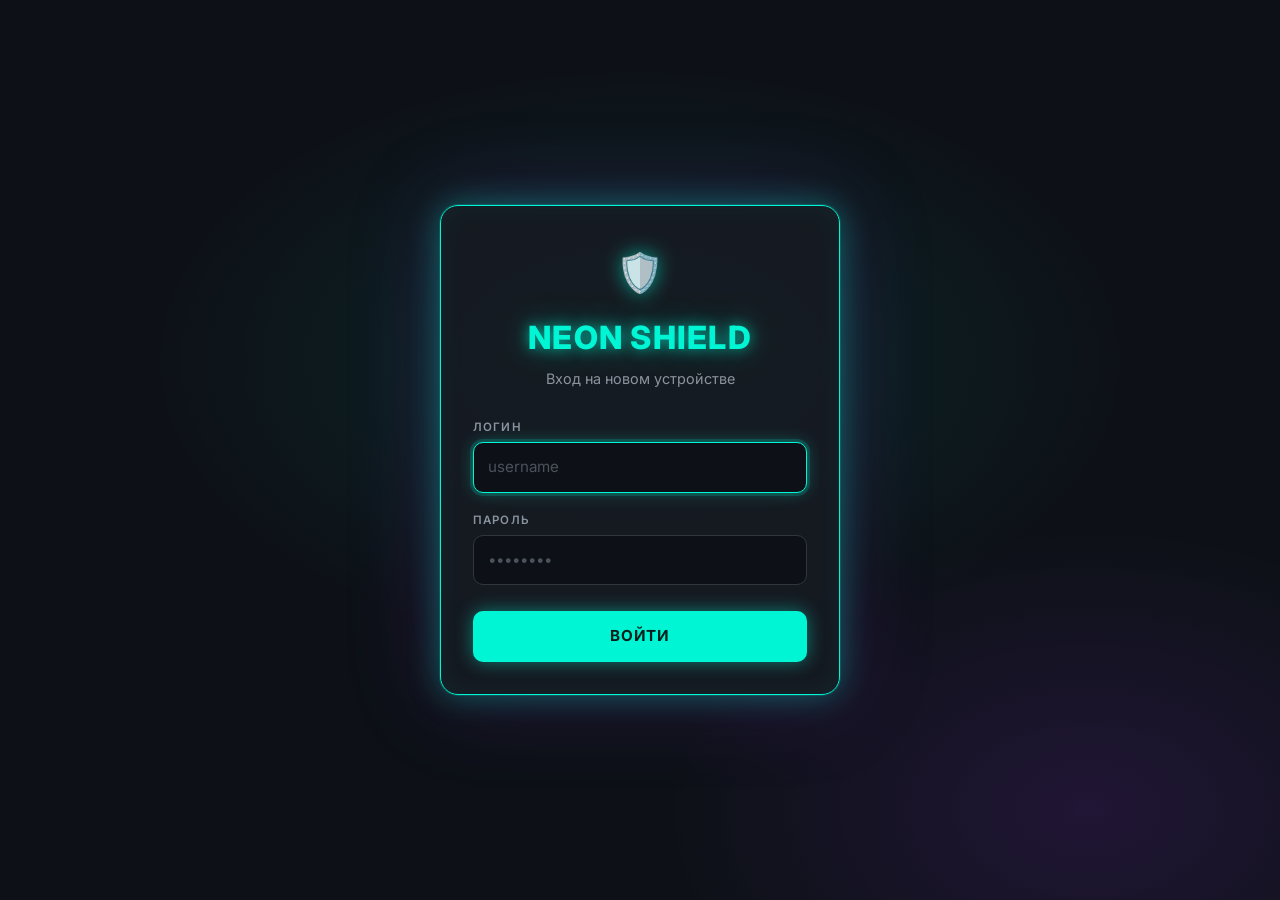
<file: index.html>
<!DOCTYPE html>
<html lang="ru">
<head>
  <meta charset="UTF-8">
  <meta name="viewport" content="width=device-width, initial-scale=1.0">
  <title>CyberProtect — Карта обучения Кибербезопасности</title>
  <link rel="preconnect" href="https://fonts.googleapis.com">
  <link rel="preconnect" href="https://fonts.gstatic.com" crossorigin>
  <link rel="stylesheet" href="styles.css">
</head>
<body class="space">

  <div id="auth-screen" class="auth">
    <form class="auth__card" id="auth-form" autocomplete="on">
      <div class="auth__logo" aria-hidden="true">🛡️</div>
      <h1 class="auth__title">Neon Shield</h1>
      <p class="auth__sub">Вход на новом устройстве</p>

      <label class="field">
        <span class="field__label">Логин</span>
        <input class="field__input" type="text" name="login" id="auth-login" placeholder="username" autocomplete="username" required>
      </label>

      <label class="field">
        <span class="field__label">Пароль</span>
        <input class="field__input" type="password" name="password" id="auth-password" placeholder="••••••••" autocomplete="current-password" required>
      </label>

      <button type="submit" class="btn auth__btn">Войти</button>
    </form>
  </div>

  <div id="main-app" style="display: none;">

    <header class="header">
      <a href="index.html" class="logo">🛡️ <span>CyberProtect</span></a>
      <div class="progress-wrap" title="Общий прогресс курса">
        <span class="progress-label">Прогресс: <strong>11%</strong></span>
        <div class="progress-bar" role="progressbar" aria-valuenow="11" aria-valuemin="0" aria-valuemax="100">
          <div class="progress-bar__fill" style="width: 11%"></div>
        </div>
      </div>
    </header>

    <main class="container">
      <div class="page-head">
        <h1 class="page-title">Карта обучения <span>Кибербезопасности</span></h1>
        <p class="page-sub">Выберите модуль и проходите уроки по цепочке.</p>
      </div>

      <div class="tabs" role="tablist" aria-label="Модули курса">
        <button class="tab" role="tab" id="tab-1" aria-controls="panel-1" aria-selected="true" data-module="1">
          Модуль 1: Цифровая гигиена
        </button>
        <button class="tab" role="tab" id="tab-2" aria-controls="panel-2" aria-selected="false" tabindex="-1" data-module="2">
          Модуль 2: Фишинг и Социнженерия
        </button>
        <button class="tab" role="tab" id="tab-3" aria-selected="false" aria-disabled="true" tabindex="-1" data-module="3" title="Откроется после прохождения предыдущего модуля">
          Модуль 3: Защита данных 🔒
        </button>
      </div>

      <!-- Модуль 1 -->
      <section class="panel" id="panel-1" role="tabpanel" aria-labelledby="tab-1">
        <div class="tree">
          <div class="module-card">
            <div class="module-card__kicker">Модуль 1</div>
            <h2 class="module-card__title">Цифровая гигиена</h2>
            <div class="module-card__progress">
              <span>Прогресс: <strong>1/3</strong></span>
              <div class="progress-bar"><div class="progress-bar__fill" style="width: 33%"></div></div>
            </div>
          </div>

          <ol class="nodes">
            <li class="node-row" style="--x: 50%">
              <svg class="link link--done" viewBox="0 0 100 100" preserveAspectRatio="none" aria-hidden="true"><line x1="50" y1="0" x2="50" y2="100"/></svg>
              <a class="node node--done" href="lesson.html?id=1.1" data-tip="Надёжные пароли" aria-label="Урок 1.1, пройден">
                1.1<span class="node__badge" aria-hidden="true">✓</span>
              </a>
            </li>
            <li class="node-row" style="--x: 28%">
              <svg class="link link--active" viewBox="0 0 100 100" preserveAspectRatio="none" aria-hidden="true"><line x1="50" y1="0" x2="28" y2="100"/></svg>
              <a class="node node--active" href="lesson.html?id=1.2" data-tip="Двухфакторная аутентификация" aria-label="Урок 1.2, текущий">1.2</a>
            </li>
            <li class="node-row" style="--x: 72%">
              <svg class="link" viewBox="0 0 100 100" preserveAspectRatio="none" aria-hidden="true"><line x1="28" y1="0" x2="72" y2="100"/></svg>
              <span class="node node--locked" data-tip="Безопасный Wi-Fi" aria-label="Урок 1.3, заблокирован" aria-disabled="true">
                1.3<span class="node__badge" aria-hidden="true">🔒</span>
              </span>
            </li>
          </ol>
        </div>
      </section>

      <!-- Модуль 2 -->
      <section class="panel" id="panel-2" role="tabpanel" aria-labelledby="tab-2" hidden>
        <div class="tree">
          <div class="module-card">
            <div class="module-card__kicker">Модуль 2</div>
            <h2 class="module-card__title">Фишинг и Социнженерия</h2>
            <div class="module-card__progress">
              <span>Прогресс: <strong>0/3</strong></span>
              <div class="progress-bar"><div class="progress-bar__fill" style="width: 0%"></div></div>
            </div>
          </div>

          <ol class="nodes">
            <li class="node-row" style="--x: 50%">
              <svg class="link link--active" viewBox="0 0 100 100" preserveAspectRatio="none" aria-hidden="true"><line x1="50" y1="0" x2="50" y2="100"/></svg>
              <a class="node node--active" href="lesson.html?id=2.1" data-tip="Что такое фишинг" aria-label="Урок 2.1, текущий">2.1</a>
            </li>
            <li class="node-row" style="--x: 28%">
              <svg class="link" viewBox="0 0 100 100" preserveAspectRatio="none" aria-hidden="true"><line x1="50" y1="0" x2="28" y2="100"/></svg>
              <span class="node node--locked" data-tip="Поддельные сайты" aria-label="Урок 2.2, заблокирован" aria-disabled="true">
                2.2<span class="node__badge" aria-hidden="true">🔒</span>
              </span>
            </li>
            <li class="node-row" style="--x: 72%">
              <svg class="link" viewBox="0 0 100 100" preserveAspectRatio="none" aria-hidden="true"><line x1="28" y1="0" x2="72" y2="100"/></svg>
              <span class="node node--locked" data-tip="Социальная инженерия" aria-label="Урок 2.3, заблокирован" aria-disabled="true">
                2.3<span class="node__badge" aria-hidden="true">🔒</span>
              </span>
            </li>
          </ol>
        </div>
      </section>

      <div class="legend" aria-label="Легенда">
        <span><i style="background: var(--accent-green)"></i>Пройден</span>
        <span><i style="background: var(--accent-cyan); box-shadow: 0 0 8px var(--accent-cyan)"></i>Текущий</span>
        <span><i style="background: #4a525c"></i>Заблокирован</span>
      </div>
    </main>
  </div>

  <script src="app.js"></script>
</body>
</html>
</file>
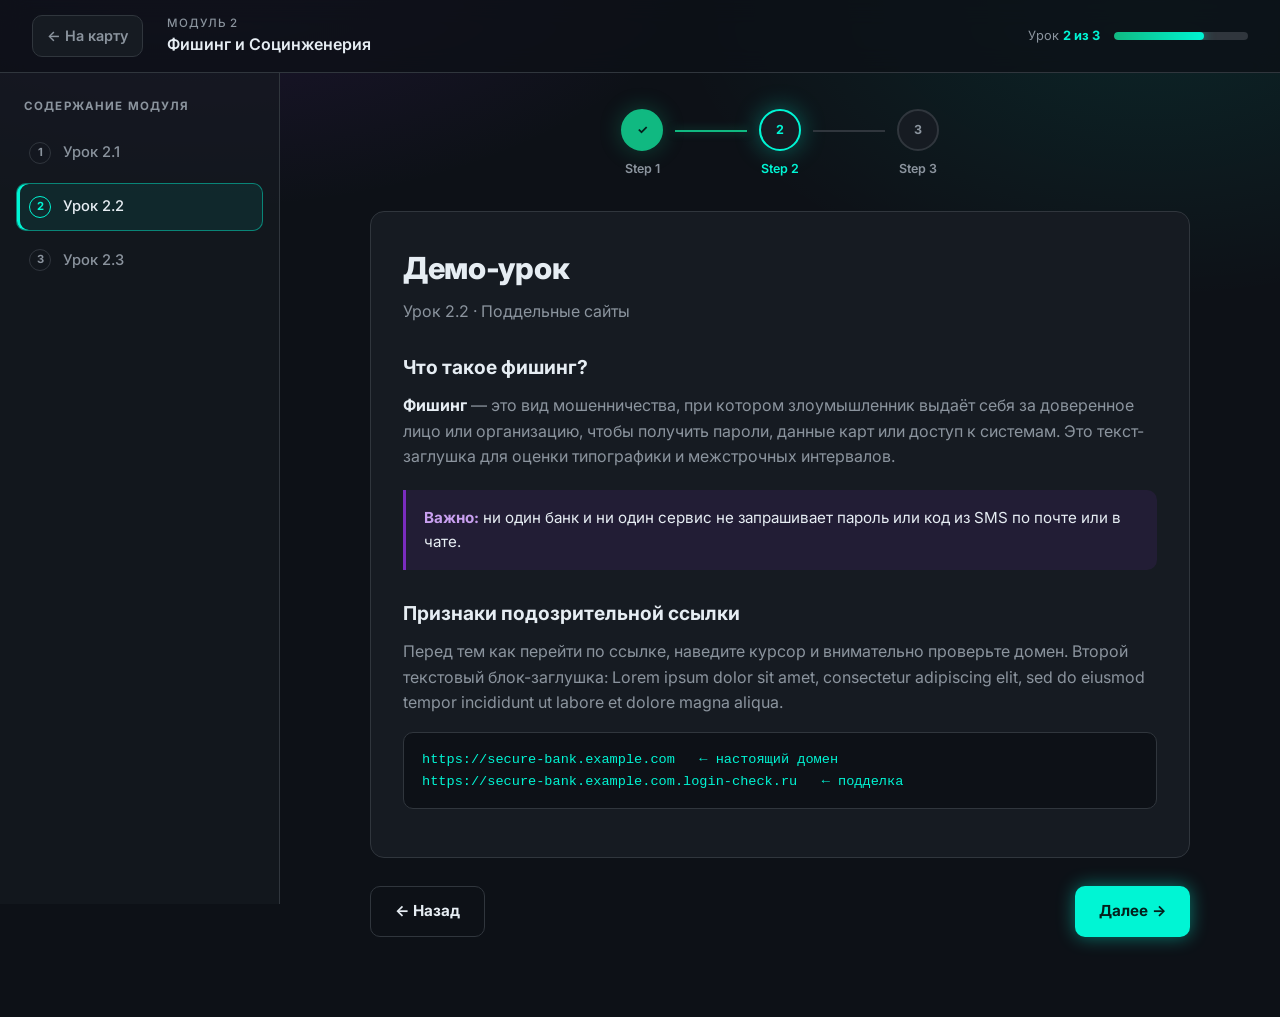
<file: lesson.html>
<!DOCTYPE html>
<html lang="ru">
<head>
  <meta charset="UTF-8">
  <meta name="viewport" content="width=device-width, initial-scale=1.0">
  <title>CyberProtect — Фишинг и Социальная инженерия</title>
  <link rel="preconnect" href="https://fonts.googleapis.com">
  <link rel="preconnect" href="https://fonts.gstatic.com" crossorigin>
  <link rel="stylesheet" href="styles.css">
</head>
<body>

  <header class="header">
    <a href="index.html" class="back-link" data-nav="map">← На карту</a>
    <div class="header__title">
      <small id="lesson-module-num">Модуль 2</small>
      <span id="lesson-module-title">Фишинг и Социальная инженерия</span>
    </div>
    <div class="progress-wrap" style="flex-basis: 220px">
      <span class="progress-label">Урок <strong id="lesson-counter">2 из 3</strong></span>
      <div class="progress-bar"><div class="progress-bar__fill" id="lesson-bar" style="width: 66%"></div></div>
    </div>
  </header>

  <div class="layout">

    <aside class="sidebar">
      <h2 class="sidebar__title">Содержание модуля</h2>
      <ul class="steps-list" id="lesson-list"></ul>
    </aside>

    <main class="content">
      <div class="content__inner">

        <nav class="stepper" aria-label="Шаги урока">
          <div class="step is-done">
            <div class="step__circle">✓</div>
            Step 1
          </div>
          <div class="step__line is-done"></div>
          <div class="step is-current">
            <div class="step__circle">2</div>
            Step 2
          </div>
          <div class="step__line"></div>
          <div class="step">
            <div class="step__circle">3</div>
            Step 3
          </div>
        </nav>

        <article class="card">
          <h1>Демо-урок</h1>
          <p id="lesson-subtitle">Урок 2.2 · Как распознать фишинговое письмо</p>

          <h2>Что такое фишинг?</h2>
          <p>
            <strong>Фишинг</strong> — это вид мошенничества, при котором злоумышленник выдаёт себя
            за доверенное лицо или организацию, чтобы получить пароли, данные карт или доступ к системам.
            Это текст-заглушка для оценки типографики и межстрочных интервалов.
          </p>

          <div class="callout">
            <b>Важно:</b> ни один банк и ни один сервис не запрашивает пароль или код из SMS по почте или в чате.
          </div>

          <h2>Признаки подозрительной ссылки</h2>
          <p>
            Перед тем как перейти по ссылке, наведите курсор и внимательно проверьте домен.
            Второй текстовый блок-заглушка: Lorem ipsum dolor sit amet, consectetur adipiscing elit,
            sed do eiusmod tempor incididunt ut labore et dolore magna aliqua.
          </p>
          <pre class="code">https://secure-bank.example.com   ← настоящий домен
https://secure-bank.example.com.login-check.ru   ← подделка</pre>
        </article>

        <div class="lesson-nav">
          <a href="#" class="btn btn--ghost">← Назад</a>
          <a href="#" class="btn">Далее →</a>
        </div>

      </div>
    </main>

  </div>

  <script src="app.js"></script>
</body>
</html>
</file>
<file: styles.css>
@import url('https://fonts.googleapis.com/css2?family=Inter:wght@400;500;600;700;800&display=swap');

:root {
  --bg-dark: #0D1117;
  --bg-card: #161B22;
  --border: #30363D;
  --text: #E6EDF3;
  --text-muted: #8B949E;
  --accent-cyan: #00F5D4;
  --accent-green: #10B981;
  --accent-purple: #7B2CBF;

  --radius: 14px;
  --glow-cyan: 0 0 24px rgba(0, 245, 212, 0.35);
  --glow-green: 0 0 22px rgba(16, 185, 129, 0.3);
  --glow-purple: 0 0 22px rgba(123, 44, 191, 0.4);
}

*, *::before, *::after { box-sizing: border-box; }

html { scroll-behavior: smooth; }

body {
  margin: 0;
  min-height: 100vh;
  font-family: 'Inter', system-ui, -apple-system, 'Segoe UI', sans-serif;
  color: var(--text);
  background:
    radial-gradient(900px 500px at 15% -10%, rgba(123, 44, 191, 0.18), transparent 60%),
    radial-gradient(800px 500px at 90% 0%, rgba(0, 245, 212, 0.09), transparent 60%),
    var(--bg-dark);
  background-attachment: fixed;
  line-height: 1.6;
  -webkit-font-smoothing: antialiased;
}

a { color: inherit; text-decoration: none; }

/* ---------- Header ---------- */
.header {
  position: sticky;
  top: 0;
  z-index: 50;
  display: flex;
  align-items: center;
  justify-content: space-between;
  gap: 24px;
  padding: 14px 32px;
  background: rgba(13, 17, 23, 0.8);
  backdrop-filter: blur(12px);
  border-bottom: 1px solid var(--border);
}

.logo {
  font-size: 1.25rem;
  font-weight: 800;
  letter-spacing: -0.01em;
  white-space: nowrap;
}
.logo span {
  background: linear-gradient(90deg, var(--accent-cyan), var(--accent-green));
  -webkit-background-clip: text;
  background-clip: text;
  color: transparent;
}

.progress-wrap {
  display: flex;
  align-items: center;
  gap: 14px;
  min-width: 0;
  flex: 0 1 340px;
}
.progress-label {
  font-size: 0.8rem;
  color: var(--text-muted);
  white-space: nowrap;
}
.progress-label strong { color: var(--accent-cyan); font-weight: 700; }

.progress-bar {
  position: relative;
  flex: 1;
  height: 8px;
  background: var(--border);
  border-radius: 999px;
  overflow: hidden;
}
.progress-bar__fill {
  height: 100%;
  width: 33%;
  border-radius: inherit;
  background: linear-gradient(90deg, var(--accent-green), var(--accent-cyan));
  box-shadow: 0 0 12px rgba(0, 245, 212, 0.6);
}

.back-link {
  display: inline-flex;
  align-items: center;
  gap: 8px;
  padding: 8px 14px;
  font-size: 0.9rem;
  font-weight: 600;
  color: var(--text-muted);
  border: 1px solid var(--border);
  border-radius: 10px;
  background: var(--bg-card);
  transition: color .2s, border-color .2s, box-shadow .2s, transform .2s;
}
.back-link:hover {
  color: var(--accent-cyan);
  border-color: var(--accent-cyan);
  box-shadow: var(--glow-cyan);
  transform: translateX(-2px);
}

.header__title {
  flex: 1;
  font-weight: 600;
  font-size: 1rem;
  overflow: hidden;
  text-overflow: ellipsis;
  white-space: nowrap;
}
.header__title small {
  display: block;
  font-size: 0.72rem;
  font-weight: 500;
  color: var(--text-muted);
  text-transform: uppercase;
  letter-spacing: 0.08em;
}

/* ---------- Buttons ---------- */
.btn {
  display: inline-flex;
  align-items: center;
  justify-content: center;
  gap: 8px;
  padding: 12px 24px;
  font: inherit;
  font-weight: 700;
  font-size: 0.95rem;
  color: #04201c;
  background: var(--accent-cyan);
  border: 0;
  border-radius: 10px;
  cursor: pointer;
  box-shadow: 0 0 18px rgba(0, 245, 212, 0.45);
  transition: transform .2s, box-shadow .2s, filter .2s;
}
.btn:hover {
  transform: translateY(-2px);
  box-shadow: 0 0 30px rgba(0, 245, 212, 0.75);
  filter: brightness(1.08);
}
.btn--ghost {
  color: var(--text);
  background: transparent;
  border: 1px solid var(--border);
  box-shadow: none;
}
.btn--ghost:hover {
  border-color: var(--accent-cyan);
  color: var(--accent-cyan);
  box-shadow: var(--glow-cyan);
  filter: none;
}

/* ---------- Auth ---------- */
.auth {
  position: fixed;
  inset: 0;
  z-index: 1000;
  display: grid;
  place-items: center;
  padding: 24px;
  overflow-y: auto;
  background:
    radial-gradient(700px 420px at 50% 40%, rgba(0, 245, 212, 0.10), transparent 70%),
    radial-gradient(600px 400px at 85% 90%, rgba(123, 44, 191, 0.18), transparent 70%),
    var(--bg-dark);
}
.auth[hidden] { display: none; }

.auth__card {
  position: relative;
  width: 100%;
  max-width: 400px;
  padding: 36px 32px 32px;
  background: rgba(22, 27, 34, 0.92);
  border: 1px solid var(--accent-cyan);
  border-radius: 18px;
  box-shadow:
    0 0 0 1px rgba(0, 245, 212, 0.15),
    0 0 32px rgba(0, 245, 212, 0.35),
    0 0 90px rgba(123, 44, 191, 0.25),
    inset 0 0 28px rgba(0, 245, 212, 0.05);
  animation: auth-glow 3s ease-in-out infinite;
}
@keyframes auth-glow {
  0%, 100% { box-shadow: 0 0 0 1px rgba(0, 245, 212, .15), 0 0 24px rgba(0, 245, 212, .28), 0 0 80px rgba(123, 44, 191, .22), inset 0 0 28px rgba(0, 245, 212, .05); }
  50% { box-shadow: 0 0 0 1px rgba(0, 245, 212, .3), 0 0 42px rgba(0, 245, 212, .5), 0 0 100px rgba(123, 44, 191, .32), inset 0 0 28px rgba(0, 245, 212, .08); }
}

.auth__logo { font-size: 2.4rem; text-align: center; filter: drop-shadow(0 0 10px rgba(0, 245, 212, .6)); }
.auth__title {
  margin: 8px 0 4px;
  text-align: center;
  font-size: 2rem;
  font-weight: 800;
  letter-spacing: 0.04em;
  text-transform: uppercase;
  color: var(--accent-cyan);
  text-shadow: 0 0 14px rgba(0, 245, 212, 0.7), 0 0 34px rgba(0, 245, 212, 0.35);
}
.auth__sub { margin: 0 0 28px; text-align: center; font-size: 0.9rem; color: var(--text-muted); }

.field { display: block; margin-bottom: 18px; }
.field__label {
  display: block;
  margin-bottom: 6px;
  font-size: 0.72rem;
  font-weight: 600;
  letter-spacing: 0.1em;
  text-transform: uppercase;
  color: var(--text-muted);
}
.field__input {
  width: 100%;
  padding: 12px 14px;
  font: inherit;
  font-size: 0.95rem;
  color: var(--text);
  background: var(--bg-dark);
  border: 1px solid var(--border);
  border-radius: 10px;
  outline: none;
  transition: border-color .2s, box-shadow .2s;
}
.field__input::placeholder { color: #4a525c; }
.field__input:hover { border-color: #4a525c; }
.field__input:focus {
  border-color: var(--accent-cyan);
  box-shadow: 0 0 0 3px rgba(0, 245, 212, 0.15), 0 0 16px rgba(0, 245, 212, 0.3);
}
.auth__btn { width: 100%; margin-top: 8px; padding: 13px 24px; letter-spacing: 0.04em; text-transform: uppercase; }

/* ---------- Page: Index ---------- */
body.space {
  background:
    radial-gradient(1px 1px at 12% 18%, rgba(230, 237, 243, .55), transparent 100%),
    radial-gradient(1px 1px at 78% 12%, rgba(230, 237, 243, .4), transparent 100%),
    radial-gradient(1.5px 1.5px at 44% 34%, rgba(0, 245, 212, .5), transparent 100%),
    radial-gradient(1px 1px at 90% 46%, rgba(230, 237, 243, .35), transparent 100%),
    radial-gradient(1px 1px at 22% 62%, rgba(230, 237, 243, .4), transparent 100%),
    radial-gradient(1.5px 1.5px at 66% 78%, rgba(123, 44, 191, .8), transparent 100%),
    radial-gradient(1px 1px at 8% 90%, rgba(230, 237, 243, .35), transparent 100%),
    radial-gradient(1px 1px at 55% 92%, rgba(230, 237, 243, .4), transparent 100%),
    radial-gradient(900px 500px at 15% -10%, rgba(123, 44, 191, 0.16), transparent 60%),
    radial-gradient(800px 500px at 90% 0%, rgba(0, 245, 212, 0.08), transparent 60%),
    var(--bg-dark);
  background-attachment: fixed;
}

.container {
  max-width: 760px;
  margin: 0 auto;
  padding: 48px 24px 96px;
}

.page-head { text-align: center; margin-bottom: 36px; }
.page-title {
  margin: 0 0 8px;
  font-size: clamp(1.6rem, 3.5vw, 2.2rem);
  font-weight: 800;
  line-height: 1.15;
  letter-spacing: -0.02em;
}
.page-title span {
  background: linear-gradient(90deg, var(--accent-cyan), var(--accent-purple));
  -webkit-background-clip: text;
  background-clip: text;
  color: transparent;
}
.page-sub { margin: 0; color: var(--text-muted); font-size: 0.98rem; }

/* Tabs */
.tabs {
  display: flex;
  gap: 4px;
  padding: 4px;
  margin-bottom: 40px;
  background: rgba(22, 27, 34, 0.8);
  border: 1px solid var(--border);
  border-radius: 14px;
  backdrop-filter: blur(8px);
}
.tab {
  flex: 1;
  display: flex;
  align-items: center;
  justify-content: center;
  gap: 8px;
  padding: 11px 14px;
  font: inherit;
  font-size: 0.9rem;
  font-weight: 600;
  line-height: 1.3;
  color: var(--text-muted);
  background: transparent;
  border: 1px solid transparent;
  border-radius: 10px;
  cursor: pointer;
  transition: color .2s, background .2s, border-color .2s, box-shadow .2s;
}
.tab:hover { color: var(--text); background: rgba(255, 255, 255, 0.04); }
.tab:focus-visible { outline: 2px solid var(--accent-cyan); outline-offset: 2px; }
.tab[aria-selected="true"] {
  color: var(--accent-cyan);
  background: rgba(0, 245, 212, 0.08);
  border-color: rgba(0, 245, 212, 0.5);
  box-shadow: 0 0 18px rgba(0, 245, 212, 0.18), inset 0 0 12px rgba(0, 245, 212, 0.06);
}
.tab[aria-disabled="true"] {
  color: #5b636d;
  cursor: not-allowed;
}
.tab[aria-disabled="true"]:hover { background: transparent; color: #5b636d; }
.tab.is-shake { animation: shake .35s; }
@keyframes shake {
  25% { transform: translateX(-4px); }
  75% { transform: translateX(4px); }
}

/* Skill tree */
.panel[hidden] { display: none; }
.panel { animation: fade-in .35s ease; }
@keyframes fade-in {
  from { opacity: 0; transform: translateY(8px); }
  to { opacity: 1; transform: none; }
}

.tree {
  --row-h: 116px;
  --node: 56px;
  position: relative;
  max-width: 520px;
  margin: 0 auto;
}

.module-card {
  position: relative;
  z-index: 2;
  padding: 22px 26px;
  text-align: center;
  background: var(--bg-card);
  border: 1px solid var(--border);
  border-radius: var(--radius);
  transition: transform .3s ease, box-shadow .3s ease, border-color .3s ease;
}
.module-card:hover {
  transform: translateY(-4px);
  border-color: rgba(0, 245, 212, 0.55);
  box-shadow: var(--glow-cyan), 0 14px 30px rgba(0, 0, 0, 0.35);
}
.module-card__kicker {
  font-size: 0.7rem;
  font-weight: 700;
  letter-spacing: 0.12em;
  text-transform: uppercase;
  color: var(--accent-cyan);
}
.module-card__title { margin: 4px 0 12px; font-size: 1.3rem; font-weight: 700; }
.module-card__progress {
  display: flex;
  align-items: center;
  gap: 12px;
  max-width: 320px;
  margin: 0 auto;
  font-size: 0.82rem;
  color: var(--text-muted);
  white-space: nowrap;
}
.module-card__progress strong { color: var(--text); }
.module-card__progress .progress-bar { height: 6px; }

.nodes { list-style: none; margin: 0; padding: 0; }
.node-row {
  position: relative;
  height: var(--row-h);
}

.link {
  position: absolute;
  left: 0;
  width: 100%;
  top: calc(var(--node) / 2 - var(--row-h));
  height: var(--row-h);
  overflow: visible;
  pointer-events: none;
}
.node-row:first-child .link { top: calc(var(--node) / 2 - 56px); height: 56px; }
.link line {
  stroke: var(--border);
  stroke-width: 2;
  stroke-dasharray: 5 6;
  stroke-linecap: round;
  vector-effect: non-scaling-stroke;
}
.link--done line {
  stroke: var(--accent-green);
  stroke-dasharray: none;
  filter: drop-shadow(0 0 4px rgba(16, 185, 129, .8));
}
.link--active line {
  stroke: var(--accent-cyan);
  stroke-dasharray: none;
  filter: drop-shadow(0 0 5px rgba(0, 245, 212, .9));
}

.node {
  position: absolute;
  top: 0;
  left: var(--x);
  z-index: 2;
  display: grid;
  place-items: center;
  width: var(--node);
  height: var(--node);
  margin-left: calc(var(--node) / -2);
  font-size: 0.98rem;
  font-weight: 700;
  letter-spacing: 0.02em;
  color: var(--c, var(--text-muted));
  background: var(--bg-dark);
  border: 2px solid var(--c, var(--border));
  border-radius: 50%;
  transition: transform .25s ease, box-shadow .25s ease;
}
.node__badge {
  position: absolute;
  top: -5px;
  right: -7px;
  display: grid;
  place-items: center;
  width: 20px;
  height: 20px;
  font-size: 0.65rem;
  border-radius: 50%;
}

.node--done {
  --c: var(--accent-green);
  background: rgba(16, 185, 129, 0.1);
  box-shadow: 0 0 14px rgba(16, 185, 129, 0.3);
}
.node--done .node__badge {
  font-weight: 800;
  color: #04201c;
  background: var(--accent-green);
  border: 2px solid var(--bg-dark);
}
.node--done:hover { transform: translateY(-4px) scale(1.06); box-shadow: var(--glow-green); }

.node--active {
  --c: var(--accent-cyan);
  background: rgba(0, 245, 212, 0.1);
  cursor: pointer;
  animation: node-pulse 2s ease-in-out infinite;
}
.node--active:hover {
  transform: translateY(-4px) scale(1.1);
  animation-play-state: paused;
  box-shadow: 0 0 36px rgba(0, 245, 212, 0.8);
}
.node--active:focus-visible { outline: 2px solid var(--text); outline-offset: 4px; }
@keyframes node-pulse {
  0%, 100% { box-shadow: 0 0 10px rgba(0, 245, 212, .4), 0 0 0 0 rgba(0, 245, 212, .45); }
  50% { box-shadow: 0 0 26px rgba(0, 245, 212, .8), 0 0 0 12px rgba(0, 245, 212, 0); }
}

.node--locked {
  --c: #4a525c;
  background: #1c2128;
  cursor: not-allowed;
}
.node--locked .node__badge {
  top: -6px;
  right: -8px;
  font-size: 0.6rem;
  background: var(--bg-card);
  border: 1px solid var(--border);
}

.node[data-tip]::after {
  content: attr(data-tip);
  position: absolute;
  bottom: calc(100% + 12px);
  left: 50%;
  padding: 5px 10px;
  font-size: 0.74rem;
  font-weight: 500;
  letter-spacing: 0;
  white-space: nowrap;
  color: var(--text);
  background: var(--bg-card);
  border: 1px solid var(--border);
  border-radius: 8px;
  opacity: 0;
  transform: translate(-50%, 4px);
  pointer-events: none;
  transition: opacity .2s, transform .2s;
}
.node[data-tip]:hover::after,
.node[data-tip]:focus-visible::after { opacity: 1; transform: translate(-50%, 0); }

.legend {
  display: flex;
  justify-content: center;
  flex-wrap: wrap;
  gap: 8px 20px;
  margin-top: 28px;
  font-size: 0.78rem;
  color: var(--text-muted);
}
.legend i {
  display: inline-block;
  width: 9px;
  height: 9px;
  margin-right: 7px;
  border-radius: 50%;
  vertical-align: baseline;
}

/* ---------- Page: Lesson ---------- */
.layout {
  display: grid;
  grid-template-columns: 280px 1fr;
  min-height: calc(100vh - 69px);
}

.sidebar {
  position: sticky;
  top: 69px;
  align-self: start;
  height: calc(100vh - 69px);
  overflow-y: auto;
  padding: 24px 16px;
  background: rgba(22, 27, 34, 0.7);
  border-right: 1px solid var(--border);
}
.sidebar__title {
  margin: 0 8px 14px;
  font-size: 0.72rem;
  font-weight: 700;
  letter-spacing: 0.1em;
  text-transform: uppercase;
  color: var(--text-muted);
}
.steps-list { list-style: none; margin: 0; padding: 0; display: grid; gap: 6px; }
.steps-list a {
  display: flex;
  align-items: center;
  gap: 12px;
  padding: 11px 12px;
  font-size: 0.92rem;
  font-weight: 500;
  color: var(--text-muted);
  border: 1px solid transparent;
  border-radius: 10px;
  transition: background .2s, color .2s, border-color .2s, box-shadow .2s;
}
.steps-list a:hover {
  color: var(--text);
  background: rgba(255, 255, 255, 0.04);
}
.steps-list .dot {
  flex: none;
  width: 22px;
  height: 22px;
  display: grid;
  place-items: center;
  font-size: 0.7rem;
  font-weight: 700;
  border-radius: 50%;
  border: 1.5px solid var(--border);
}
.steps-list .is-done .dot {
  color: #04201c;
  background: var(--accent-green);
  border-color: var(--accent-green);
}
.steps-list .is-current {
  color: var(--text);
  background: rgba(0, 245, 212, 0.08);
  border-color: rgba(0, 245, 212, 0.45);
  box-shadow: inset 3px 0 0 var(--accent-cyan);
}
.steps-list .is-current .dot { border-color: var(--accent-cyan); color: var(--accent-cyan); }

.content { padding: 36px 40px 80px; min-width: 0; }
.content__inner { max-width: 820px; margin: 0 auto; }

.stepper {
  display: flex;
  align-items: center;
  justify-content: center;
  margin-bottom: 32px;
}
.step {
  display: flex;
  flex-direction: column;
  align-items: center;
  gap: 8px;
  font-size: 0.78rem;
  font-weight: 600;
  color: var(--text-muted);
}
.step__circle {
  display: grid;
  place-items: center;
  width: 42px;
  height: 42px;
  font-weight: 700;
  border-radius: 50%;
  border: 2px solid var(--border);
  background: var(--bg-card);
  cursor: pointer;
  transition: transform .2s, box-shadow .2s, border-color .2s;
}
.step__circle:hover { transform: translateY(-2px); border-color: var(--accent-cyan); }
.step.is-done .step__circle {
  color: #04201c;
  background: var(--accent-green);
  border-color: var(--accent-green);
  box-shadow: var(--glow-green);
}
.step.is-current { color: var(--accent-cyan); }
.step.is-current .step__circle {
  color: var(--accent-cyan);
  border-color: var(--accent-cyan);
  box-shadow: var(--glow-cyan);
}
.step__line {
  width: 72px;
  height: 2px;
  margin: 0 12px 26px;
  background: var(--border);
}
.step__line.is-done { background: var(--accent-green); box-shadow: 0 0 8px rgba(16, 185, 129, .5); }

.card {
  padding: 32px;
  background: var(--bg-card);
  border: 1px solid var(--border);
  border-radius: var(--radius);
  transition: transform .3s ease, box-shadow .3s ease, border-color .3s ease;
}
.card:hover {
  transform: translateY(-4px);
  border-color: rgba(0, 245, 212, 0.5);
  box-shadow: var(--glow-cyan), 0 14px 30px rgba(0, 0, 0, 0.35);
}
.card h1 { margin: 0 0 6px; font-size: 1.9rem; font-weight: 800; letter-spacing: -0.01em; }
.card h2 { margin: 28px 0 10px; font-size: 1.2rem; }
.card p { margin: 0 0 14px; color: var(--text-muted); }
.card p strong { color: var(--text); }

.callout {
  margin: 20px 0;
  padding: 16px 18px;
  border-left: 3px solid var(--accent-purple);
  border-radius: 0 10px 10px 0;
  background: rgba(123, 44, 191, 0.12);
  color: var(--text);
  font-size: 0.95rem;
}
.callout b { color: #c9a0f0; }

pre.code {
  margin: 16px 0;
  padding: 16px 18px;
  overflow-x: auto;
  font: 0.85rem/1.6 ui-monospace, 'SF Mono', Menlo, Consolas, monospace;
  color: var(--accent-cyan);
  background: var(--bg-dark);
  border: 1px solid var(--border);
  border-radius: 10px;
}

.lesson-nav {
  display: flex;
  justify-content: space-between;
  gap: 12px;
  margin-top: 28px;
}

/* ---------- Responsive ---------- */
@media (max-width: 860px) {
  .layout { grid-template-columns: 1fr; }
  .sidebar {
    position: static;
    height: auto;
    border-right: 0;
    border-bottom: 1px solid var(--border);
  }
  .content { padding: 24px 16px 60px; }
}

@media (max-width: 600px) {
  .header { padding: 12px 16px; flex-wrap: wrap; }
  .progress-wrap { flex: 1 1 100%; order: 3; }
  .tabs { flex-direction: column; }
  .tree { --row-h: 104px; }
  .step__line { width: 32px; margin-inline: 6px; }
  .card { padding: 22px; }
}

@media (prefers-reduced-motion: reduce) {
  * { animation: none !important; transition: none !important; }
}
</file>
